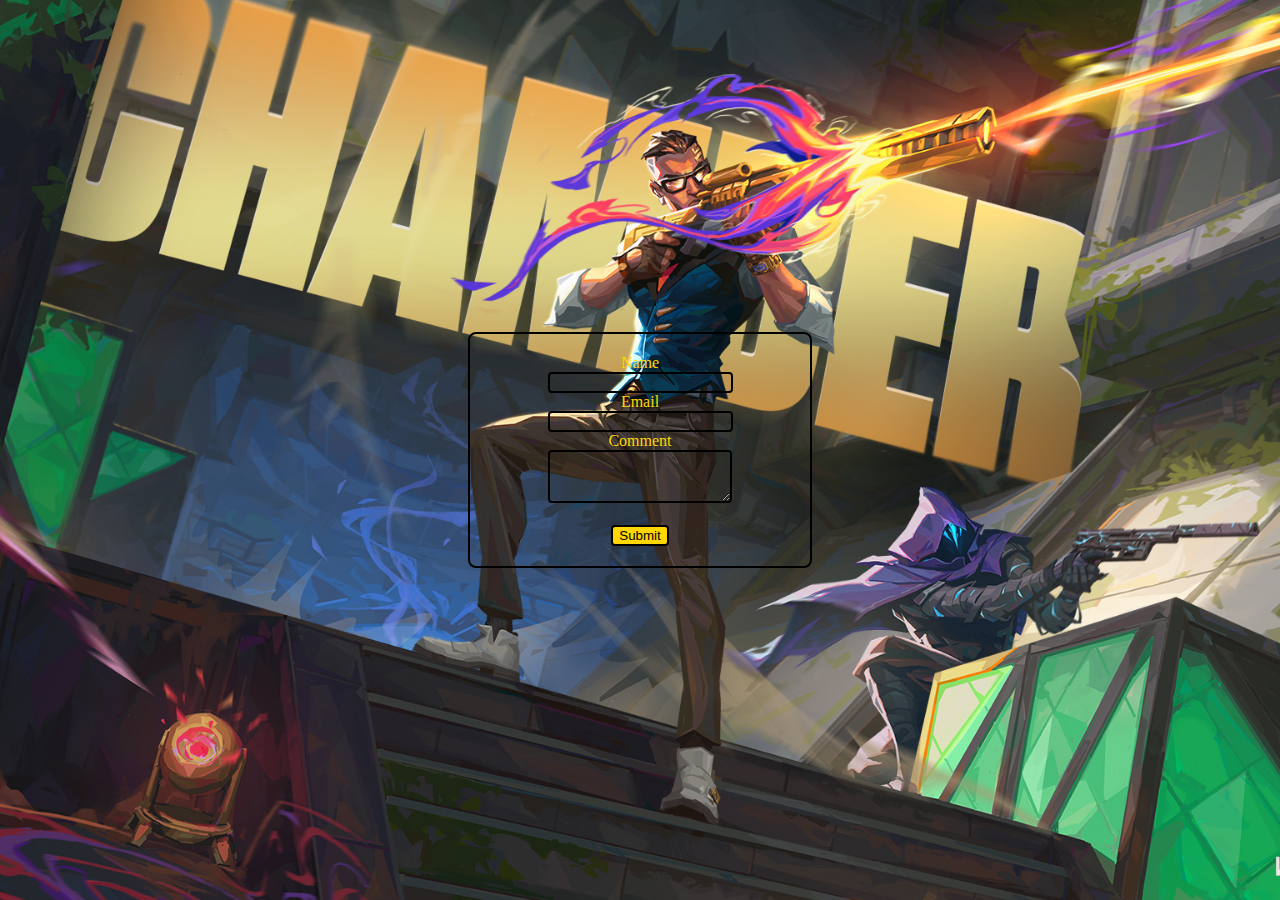
<file: Form-Api/index.html>
<!DOCTYPE html>
<html lang="en">
<head>
    <meta charset="UTF-8">
    <title>FormSubmit</title>
    <link rel="stylesheet" href="style.css">
</head>
<body>
    <form id="contactform" action="https://formsubmit.io/send/viniciusmelchior.vmls+formsubmit@gmail.com" method="POST">
        <label for="name" id="namelab">Name</label><br>
        <input name="name" type="text" id="name"><br>

        <label for="email" id="emaillab">Email</label><br>
        <input name="email" type="email" id="email"><br>

        <label for="comment" id="commentlab">Comment</label><br>
        <textarea name="comment" id="comment" rows="3"></textarea><br>

        <input name="_formsubmit_id" type="text" style="display:none"><br>

        <input value="Submit" type="submit">
    </form>
</body>
</html>
</file>
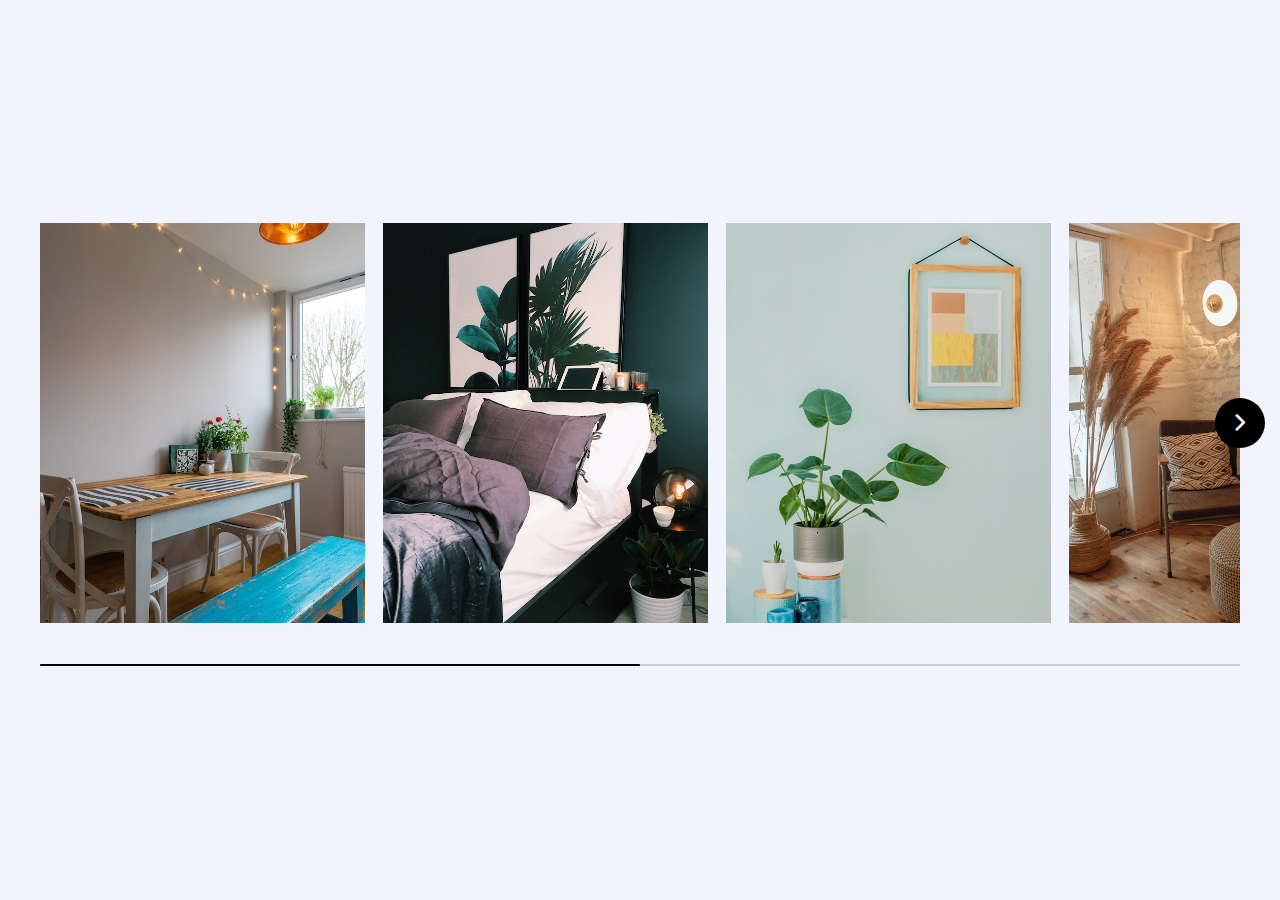
<file: sladbar_carrosel/index.html>
<!DOCTYPE html>
<html lang="pt-BR">
  <head>
    <meta charset="UTF-8" />
    <meta name="viewport" content="width=device-width, initial-scale=1.0" />
    <title>Image Slider | CodingNepal</title>
    <!-- Google Fonts Link For Icons -->
    <link
      rel="stylesheet"
      href="https://fonts.googleapis.com/css2?family=Material+Symbols+Rounded:opsz,wght,FILL,GRAD@48,400,0,0"
    />
    <link rel="stylesheet" href="style.css" />
    <script src="script.js" defer></script>
  </head>
  <body>
    <div class="container">
      <div class="slider-wrapper">
        <button id="prev-slide" class="slide-button material-symbols-rounded">
          chevron_left
        </button>
        <ul class="image-list">
          <img class="image-item" src="images/img-1.jpg" alt="img-1" />
          <img class="image-item" src="images/img-2.jpg" alt="img-2" />
          <img class="image-item" src="images/img-3.jpg" alt="img-3" />
          <img class="image-item" src="images/img-4.jpg" alt="img-4" />
          <img class="image-item" src="images/img-5.jpg" alt="img-5" />
          <img class="image-item" src="images/img-6.jpg" alt="img-6" />
          <img class="image-item" src="images/img-7.jpg" alt="img-7" />
          <img class="image-item" src="images/img-8.jpg" alt="img-8" />
          <img class="image-item" src="images/img-9.jpg" alt="img-9" />
          <img class="image-item" src="images/img-10.jpg" alt="img-10" />
        </ul>
        <button id="next-slide" class="slide-button material-symbols-rounded">
          chevron_right
        </button>
      </div>
      <div class="slider-scrollbar">
        <div class="scrollbar-track">
          <div class="scrollbar-thumb"></div>
        </div>
      </div>
    </div>
  </body>
</html>
</file>
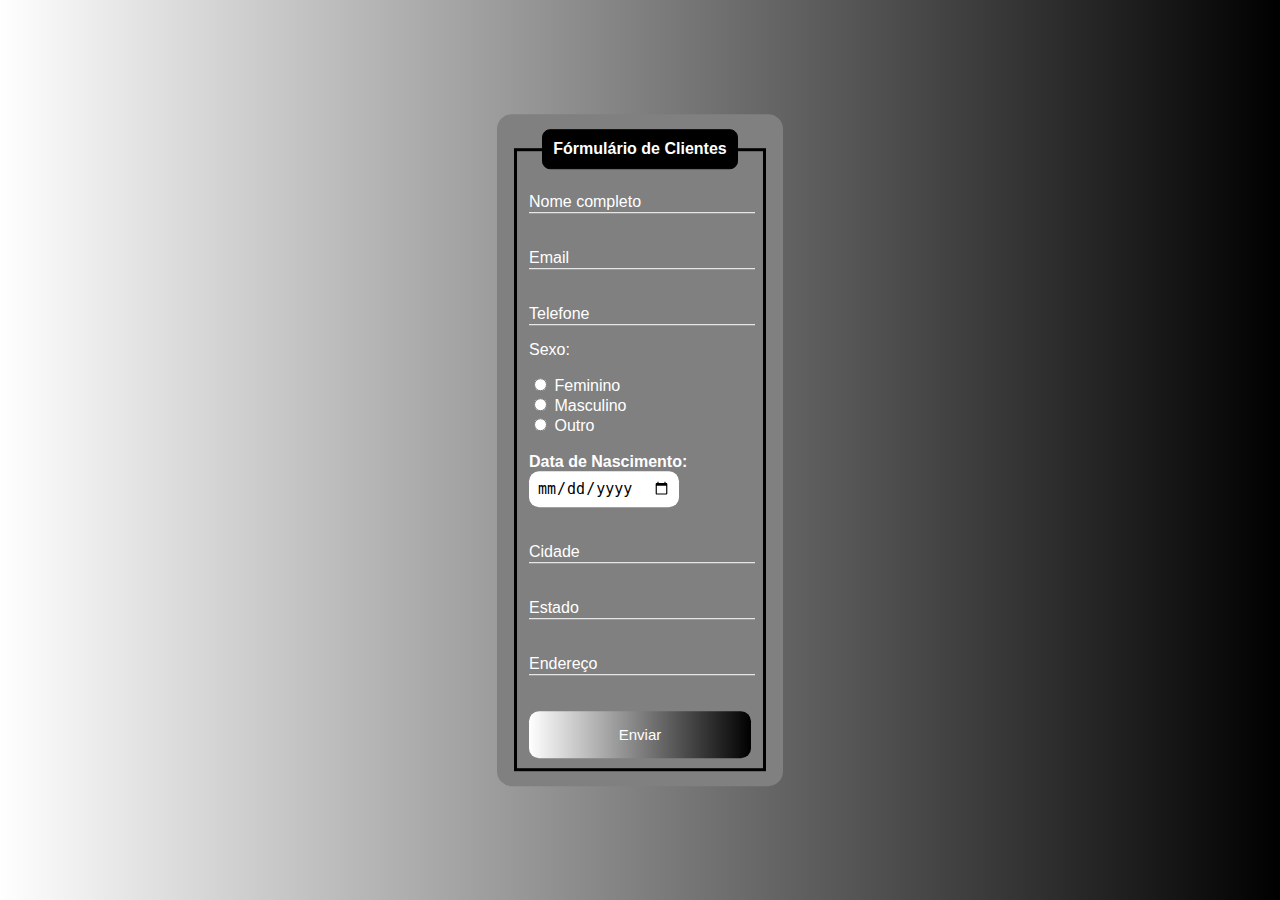
<file: Cadastro de Clientes/cadastro.html>
<!DOCTYPE html>
<html lang="pt-BR">

<head>
    <meta charset="UTF-8">
    <meta name="viewport" content="width=device-width, initial-scale=1.0">
    <title>Cadastro</title>
    <link rel="stylesheet" href="style.css">
    <script src="./script.js"></script>
</head>

<body>
<div class="box">
    <form>
        <fieldset>
            <legend><b>Fórmulário de Clientes</b></legend>
            <br>
            <div class="inputBox">
                <input type="text" name="nome" id="nomeid" class="inputUser" required>
                <label for="nome" class="labelInput">Nome completo</label>
            </div>
            <br><br>
            <div class="inputBox">
                <input type="text" name="email" id="email" class="inputUser" required>
                <label for="email" class="labelInput">Email</label>
            </div>
            <br><br>
            <div class="inputBox">
                <input type="tel" name="telefone" id="telefone" class="inputUser" required>
                <label for="telefone" class="labelInput">Telefone</label>
            </div>
            <p>Sexo:</p>
            <input type="radio" id="feminino" name="genero" value="feminino" required>
            <label for="feminino">Feminino</label>
            <br>
            <input type="radio" id="masculino" name="genero" value="masculino" required>
            <label for="masculino">Masculino</label>
            <br>
            <input type="radio" id="outro" name="genero" value="outro" required>
            <label for="outro">Outro</label>
            <br><br>
            <label for="data_nascimento"><b>Data de Nascimento:</b></label>
            <input type="date" name="data_nascimento" id="data_nascimento" required>
            <br><br><br>
            <div class="inputBox">
                <input type="text" name="cidade" id="cidade" class="inputUser" required>
                <label for="cidade" class="labelInput">Cidade</label>
            </div>
            <br><br>
            <div class="inputBox">
                <input type="text" name="estado" id="estado" class="inputUser" required>
                <label for="estado" class="labelInput">Estado</label>
            </div>
            <br><br>
            <div class="inputBox">
                <input type="text" name="endereco" id="endereco" class="inputUser" required>
                <label for="endereco" class="labelInput">Endereço</label>
            </div>
            <br><br>
            <input type="submit" class="enviar" id="submit" onclick="Enviar();" value="Enviar" />
        </fieldset>
    </form>
</div>
</body>

</html>
</file>
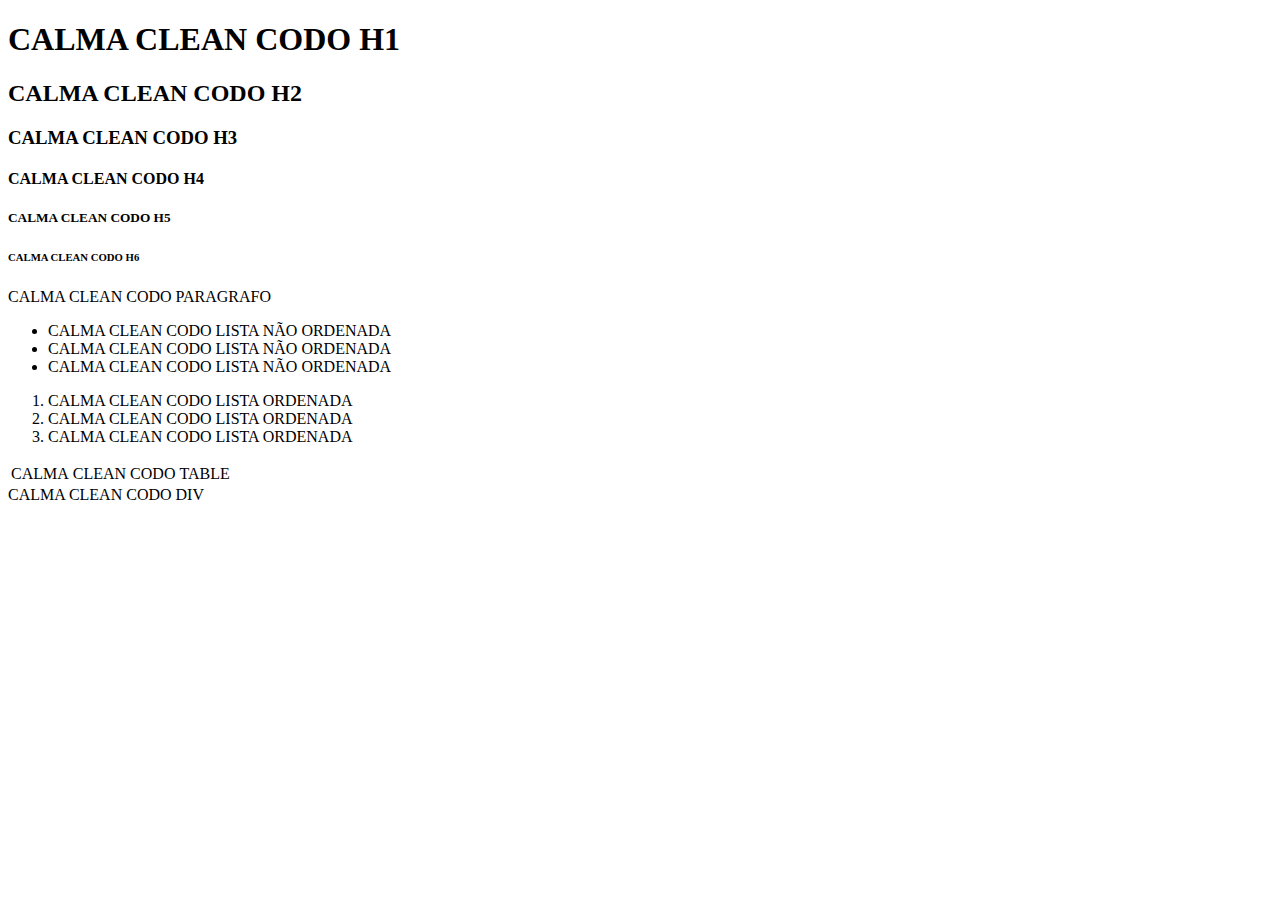
<file: html/aula 1.html>
<!DOCTYPE html>
<html lang="en">
<head>
    <meta charset="UTF-8">
    <meta name="viewport" content="width=device-width, initial=scale=0">
    <title>Clean Codo</title>
</head>
<body>
    <!--CALMA CLEAN CODO COMENTARIO-->
    <h1>CALMA CLEAN CODO H1</h1>
    <h2>CALMA CLEAN CODO H2</h2>
    <h3>CALMA CLEAN CODO H3</h3>
    <h4>CALMA CLEAN CODO H4</h4>
    <h5>CALMA CLEAN CODO H5</h5>
    <h6>CALMA CLEAN CODO H6</h6>
    <p>CALMA CLEAN CODO PARAGRAFO</p>
    <ul>
        <li>CALMA CLEAN CODO LISTA NÃO ORDENADA</li>
        <li>CALMA CLEAN CODO LISTA NÃO ORDENADA</li>
        <li>CALMA CLEAN CODO LISTA NÃO ORDENADA</li>
    </ul>
    <ol>
        <li>CALMA CLEAN CODO LISTA ORDENADA</li>
        <li>CALMA CLEAN CODO LISTA ORDENADA</li>
        <li>CALMA CLEAN CODO LISTA ORDENADA</li>
    </ol>
    <table>
        <tr>
            <td>CALMA</td>
            <td>CLEAN</td>
            <td>CODO</td>
            <td>TABLE</td>
        </tr>
    </table>
    <div>CALMA CLEAN CODO DIV</div>
</body>
</html>
</file>
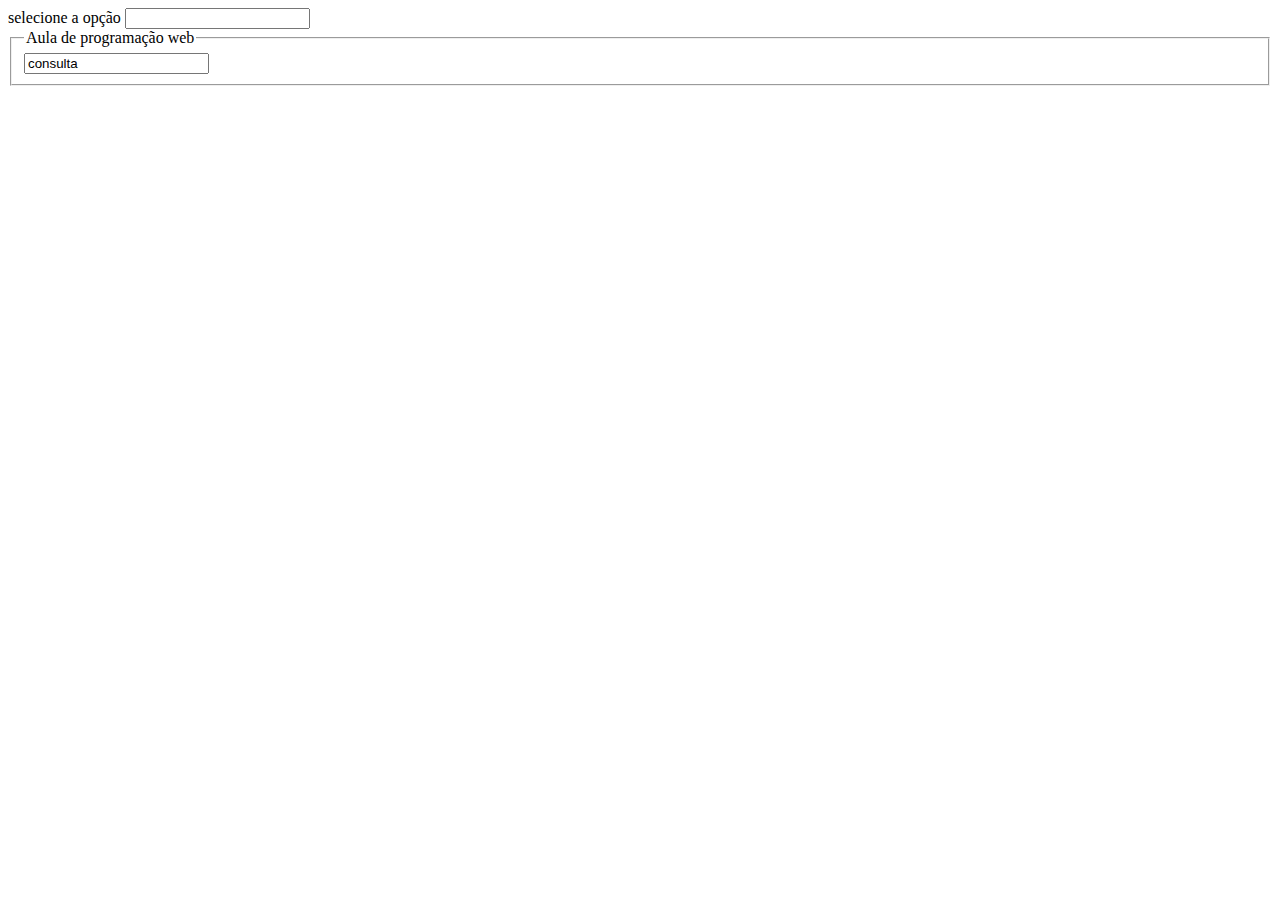
<file: html/aula 2.html>
<!DOCTYPE html>
<html lang="pt-BR">
<head>
    <meta charset="UTF-8">
    <meta name=""
    <link rel="stylesheet" href="../css/style.css">
    <title>Aula 2</title>
</head>
<body>
    <label for="lista_escolha">selecione a opção</label>
    <input list="" id="list_opcao" name="escolha">
    <datalist id="lista_escolha">
        <option value="Karate"></option>
        <option value="Tai com dor"></option>
        <option value="Jiu Jitsu"></option>
        <option value="Box"></option>
    </datalist>

<fieldset>
    <legend> Aula de programação web</legend>
    <form action="">
        <div>
            <input checked value="consulta" name="assunto">
        </div>
    </form>
</fieldset>
</body>
</html>
</file>
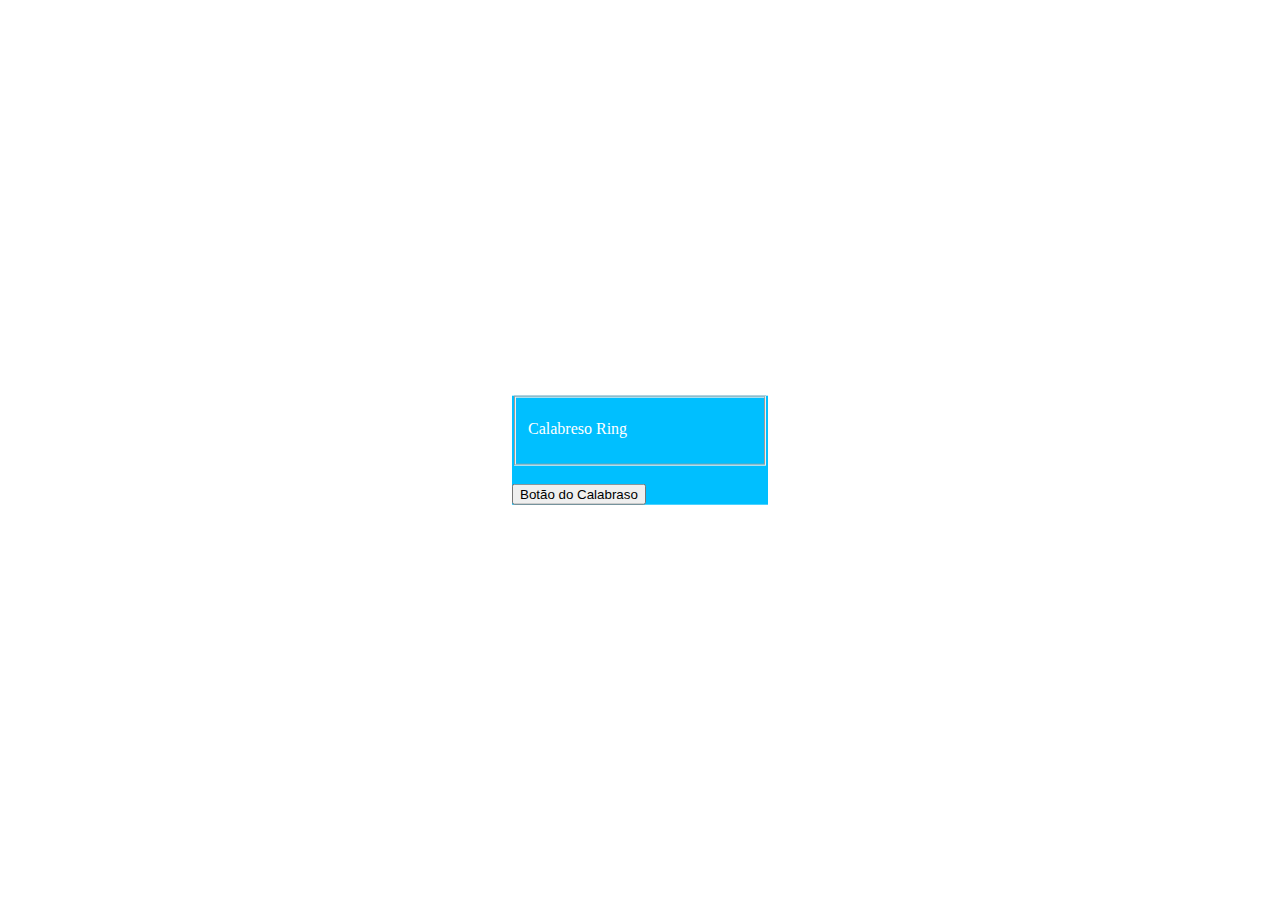
<file: Modal/modal.html>
<!DOCTYPE html>
<html lang="en">
<head>
    <meta charset="UTF-8">
    <title>Modal</title>
    <link rel="stylesheet" href="style.css">
    <script src="script.js"></script>
</head>
<body>
    <div class="btn">
        <fieldset>
            <p>Calabreso Ring</p>
        </fieldset>
        <br>
        <input type="submit" onclick="acao()" value="Botão do Calabraso">
    </div>
    <div class="modal">
        <div onclick="fechar()" class="fechar"></div>
    </div>
</body>
</html>
</file>
<file: Form-Api/style.css>
body {
    background: url('bg.jpg');
    margin: 0;
    padding: 0;
    background-size: cover;
    background-position: center;
    background-repeat: no-repeat;
    display: flex;
    justify-content: center;
    align-items: center;
    height: 100vh;
}

#contactform {
    width: 300px;
    text-align: center;
    padding: 20px;
    border: 2px solid #000;
    border-radius: 8px;
    background: none;
}

.form-group {
    display: flex;
    flex-direction: column;
    margin-bottom: 10px;
}

#name, #email, #comment {
    background: none;
    border: 2px solid #000;
    border-radius: 4px;
}

#contactform label,
#contactform input,
#contactform textarea {
    color: gold;
}

#contactform input[type="submit"] {
    background-color: gold;
    color: #000;
    cursor: pointer;
    border: 2px solid #000;
    border-radius: 4px;
}
#commentlab, #namelab, #emaillab{
    border: black;
}
</file>
<file: sladbar_carrosel/style.css>
* {
  margin: 0;
  padding: 0;
  box-sizing: border-box;
}

body {
  display: flex;
  align-items: center;
  justify-content: center;
  min-height: 100vh;
  background: #f1f4fd;
}

.container {
  max-width: 1200px;
  width: 95%;
}

.slider-wrapper {
  position: relative;
}

.slider-wrapper .slide-button {
  position: absolute;
  top: 50%;
  outline: none;
  border: none;
  height: 50px;
  width: 50px;
  z-index: 5;
  color: #fff;
  display: flex;
  cursor: pointer;
  font-size: 2.2rem;
  background: #000;
  align-items: center;
  justify-content: center;
  border-radius: 50%;
  transform: translateY(-50%);
}

.slider-wrapper .slide-button:hover {
  background: #404040;
}

.slider-wrapper .slide-button#prev-slide {
  left: -25px;
  display: none;
}

.slider-wrapper .slide-button#next-slide {
  right: -25px;
}

.slider-wrapper .image-list {
  display: grid;
  grid-template-columns: repeat(10, 1fr);
  gap: 18px;
  font-size: 0;
  list-style: none;
  margin-bottom: 30px;
  overflow-x: auto;
  scrollbar-width: none;
}

.slider-wrapper .image-list::-webkit-scrollbar {
  display: none;
}

.slider-wrapper .image-list .image-item {
  width: 325px;
  height: 400px;
  object-fit: cover;
}

.container .slider-scrollbar {
  height: 24px;
  width: 100%;
  display: flex;
  align-items: center;
}

.slider-scrollbar .scrollbar-track {
  background: #ccc;
  width: 100%;
  height: 2px;
  display: flex;
  align-items: center;
  border-radius: 4px;
  position: relative;
}

.slider-scrollbar:hover .scrollbar-track {
  height: 4px;
}

.slider-scrollbar .scrollbar-thumb {
  position: absolute;
  background: #000;
  top: 0;
  bottom: 0;
  width: 50%;
  height: 100%;
  cursor: grab;
  border-radius: inherit;
}

.slider-scrollbar .scrollbar-thumb:active {
  cursor: grabbing;
  height: 8px;
  top: -2px;
}

.slider-scrollbar .scrollbar-thumb::after {
  content: "";
  position: absolute;
  left: 0;
  right: 0;
  top: -10px;
  bottom: -10px;
}

/* Styles for mobile and tablets */
@media only screen and (max-width: 1023px) {
  .slider-wrapper .slide-button {
    display: none !important;
  }

  .slider-wrapper .image-list {
    gap: 10px;
    margin-bottom: 15px;
    scroll-snap-type: x mandatory;
  }

  .slider-wrapper .image-list .image-item {
    width: 280px;
    height: 380px;
  }

  .slider-scrollbar .scrollbar-thumb {
    width: 20%;
  }
}
</file>
<file: Cadastro de Clientes/style.css>
body{
    background: linear-gradient(to right, #ffffff, #000000);
    font-family: sans-serif;
}
.box{
    color: white;
    position: absolute;
    top: 50%;
    left: 50%;
    transform: translate(-50%,-50%);
    background-color: gray;
    padding: 15px;
    border-radius: 15px;
    width: 20%;
}
fieldset{
    border: 3px solid black;
}
legend{
    margin:0 auto;
    border: 1px solid black;
    padding: 10px;
    text-align: center;
    background-color: black;
    border-radius: 8px;
}
.inputBox{
    position: relative;
}
.inputUser{
    background: none;
    border: none;
    border-bottom: 1px solid white;
    outline: none;
    color: white;
    font-size: 15px;
    width: 100%;
    letter-spacing: 2px;
}
.labelInput{
    position: absolute;
    top: 0px;
    left: 0px;
    pointer-events: none;
    transition: .5s;
}
.inputUser:focus ~ .labelInput,
.inputUser:valid ~ .labelInput{
    top: -20px;
    font-size: 12px;
    color: black;
}
#data_nascimento{
    border: none;
    padding: 8px;
    border-radius: 10px;
    outline: none;
    font-size: 15px;
}
#submit{
    background: linear-gradient(to right, #ffffff, #000000);
    width: 100%;
    border: none;
    padding: 15px;
    color: white;
    font-size: 15px;
    cursor: pointer;
    border-radius: 10px;
}
#submit:hover{
    background: linear-gradient(to right, #ffffff, #000000);;
}
</file>
<file: css/style.css>
label{
    display: block;
    color: aqua;
}

datalist{
    font-family: Haettenschweiler;
}
</file>
<file: Modal/style.css>
.btn{
    background: #00BFFF;
    width: 20%;
    display: inline-block;
    color: white;
    position: absolute;
    top: 50%;
    left: 50%;
    transform: translate(-50%,-50%);
    cursor: pointer;
}
.btn:hover{
    background: azure;
    color: black;
}
.modal{
    width: 500px;
    height: 500px;
    background-color: #2c6fa7;
    position: absolute;
    top: 50%;
    left: 50%;
    transform: translate(-50%,-50%);
    display: none;
    animation: animate;
    animation-duration: 800ms;
}
@keyframes animate {
    from{opacity: 1;}
    from{opacity: 0;}
}
.fechar {
    width: 30px;
    height: 30px;
    background: white;
    border-radius: 50%;
    cursor: pointer;
    float: right;
    image-rendering: auto;
}
</file>
